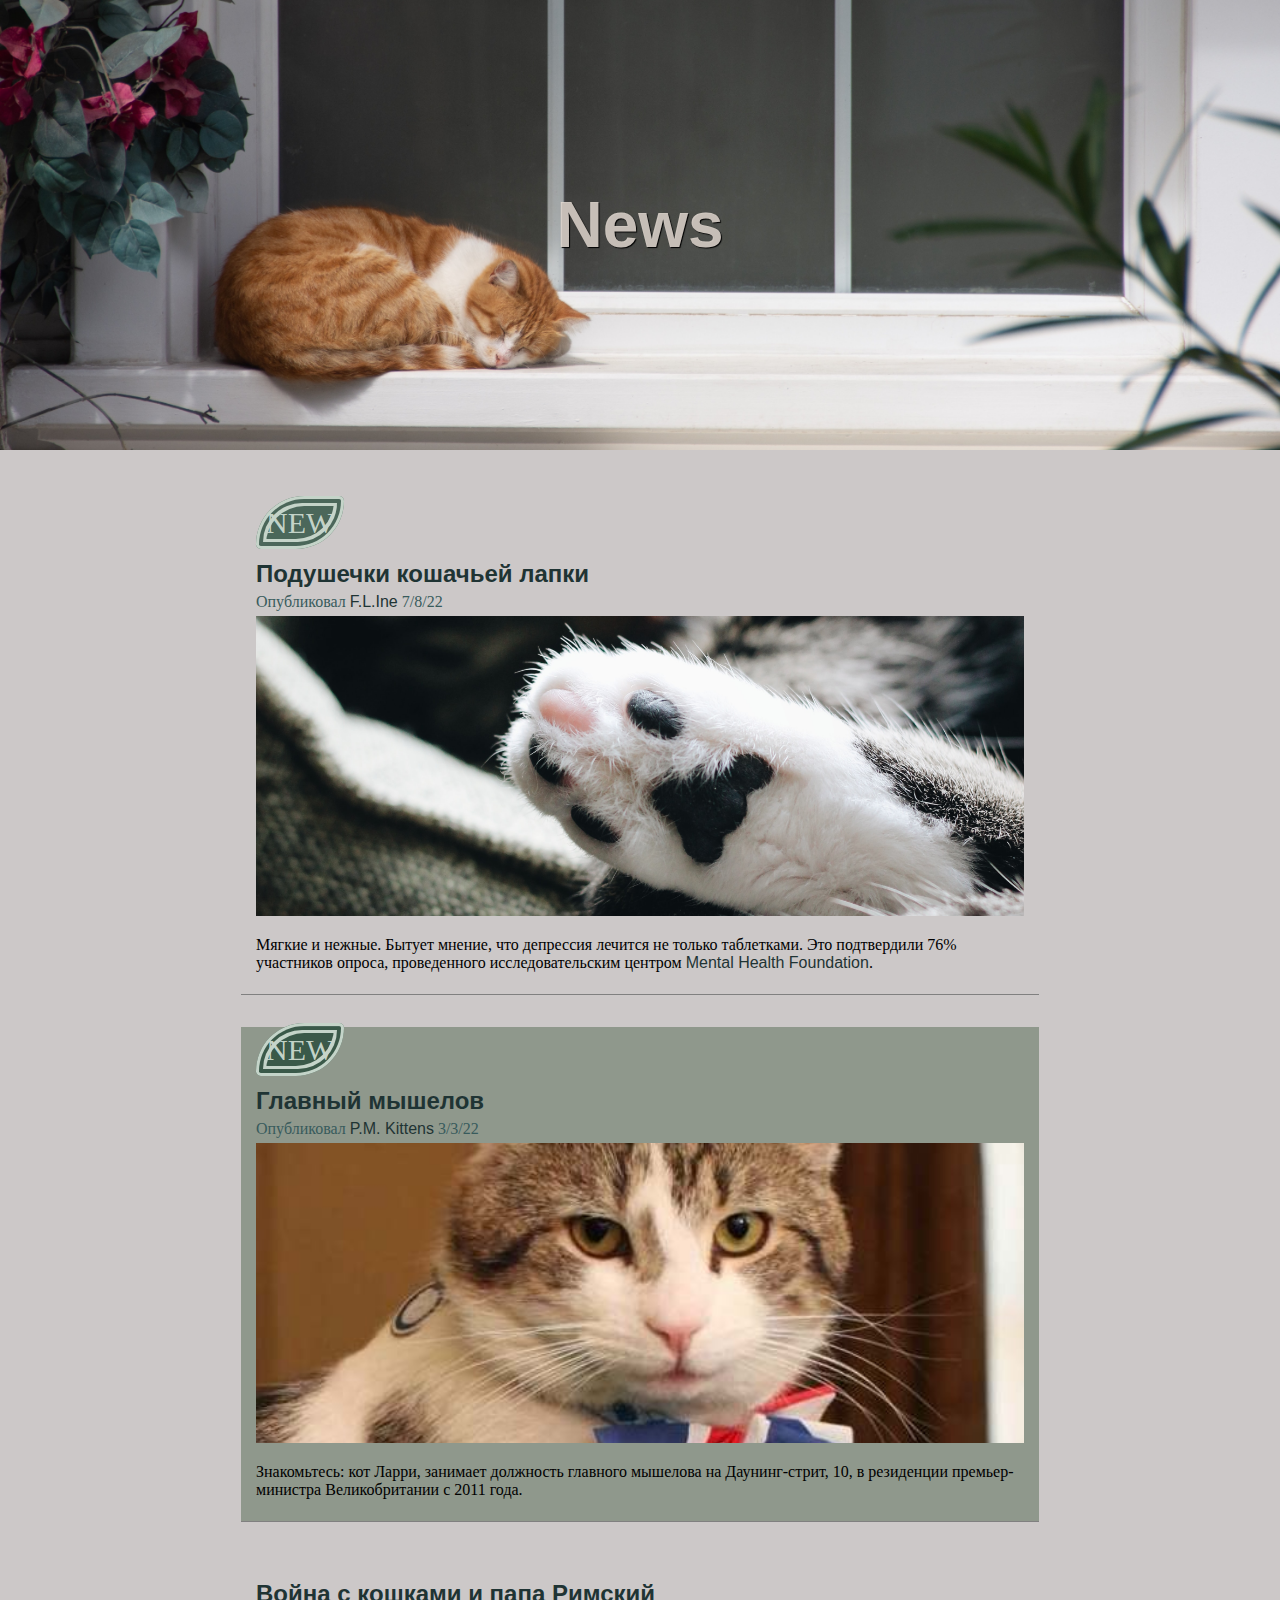
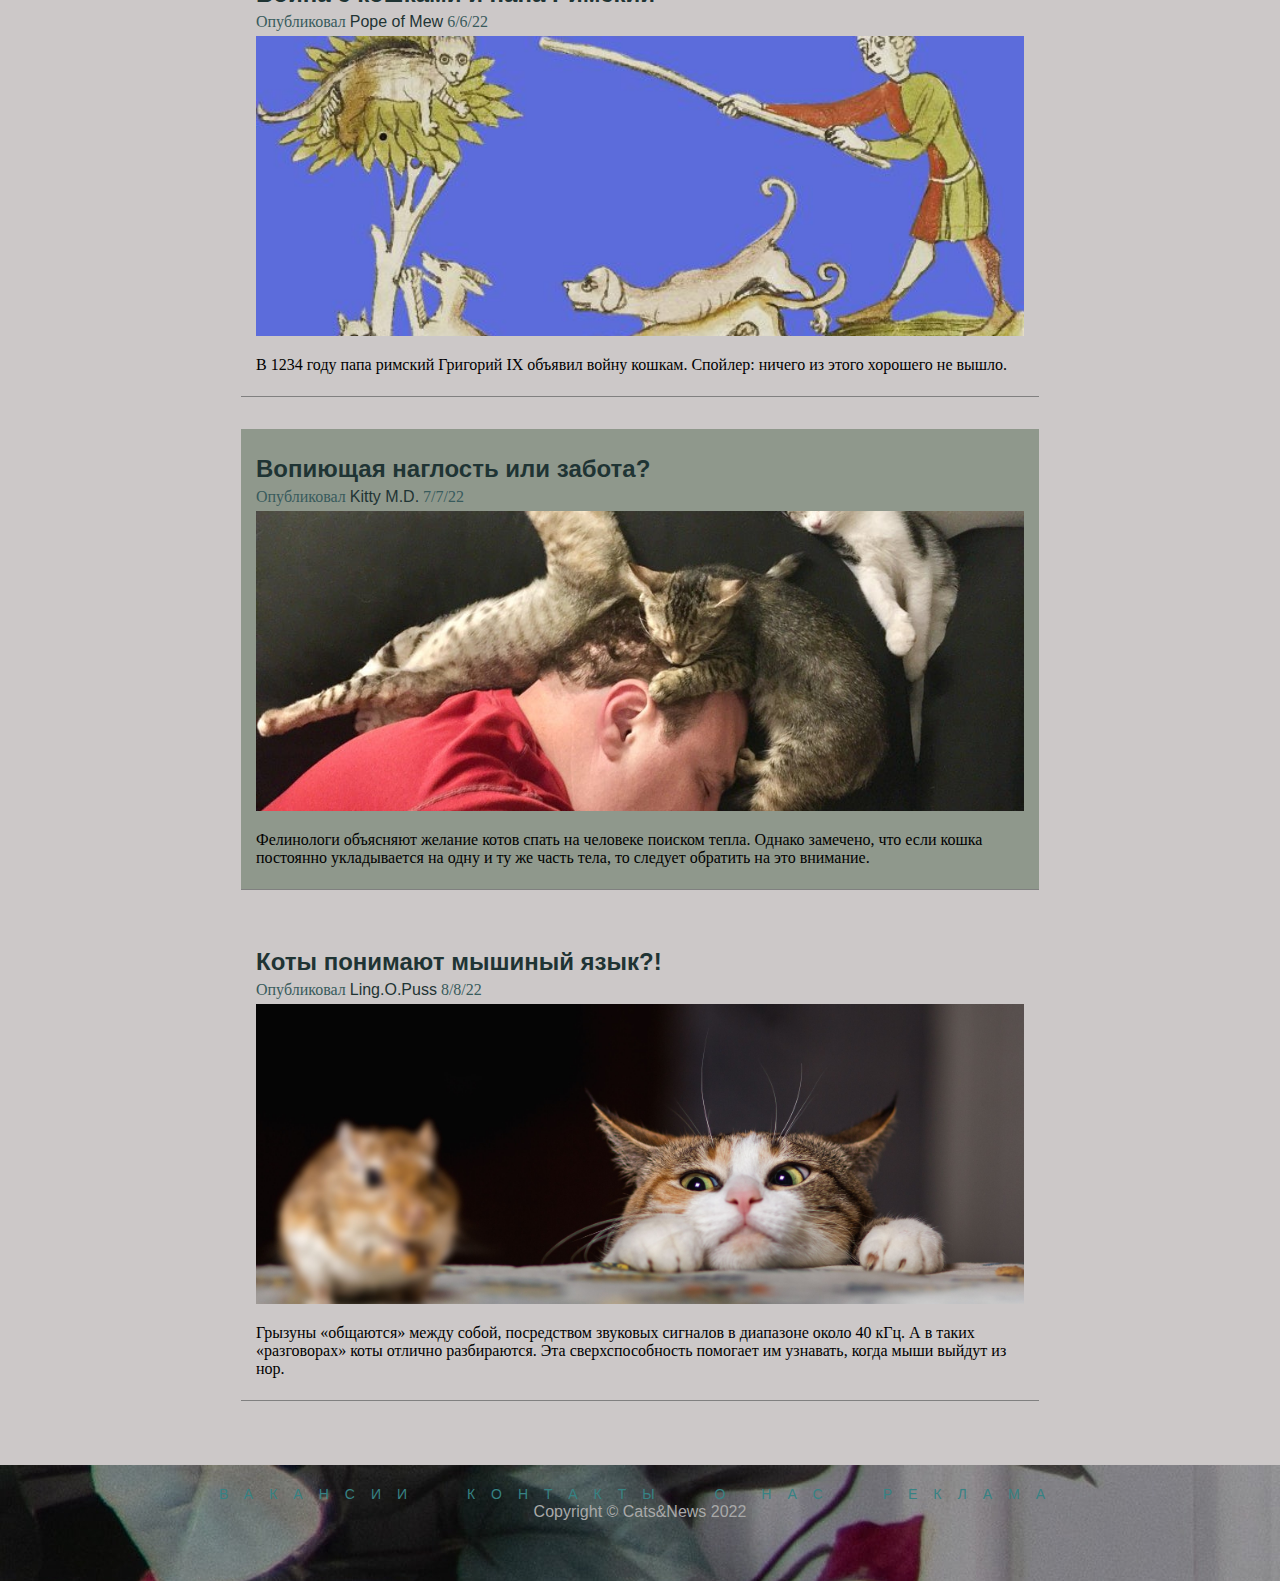
<file: index.html>
<!DOCTYPE html>
<html lang="ru">
    <head>
        <meta charset="utf-8"/>
        <title>
            Cats&News
        </title>
        <link rel="stylesheet" href="site/css/style.css">
    </head>
    <body>
        
        <header>
            <h1>News</h1>
        </header>
        
        <section class="news">
            
            <article class="new">
                <a href="#">
                    <h2> Подушечки кошачьей лапки</h2>
                </a>
                <div class="article-meta">
                    Опубликовал <a href="#">F.L.Ine</a> 7/8/22
                </div>
                <img src="site/images/erik-jan-leusink-gr1UYHBFkD4-unsplash.jpg" alt="Paw"> 
                <p> Мягкие и нежные. Бытует мнение, что депрессия лечится не только таблетками. Это подтвердили 
                    76% участников опроса, проведенного исследовательским центром <a href="https://www.mentalhealth.org.uk/explore-mental-health/a-z-topics/pets-and-mental-health">Mental Health Foundation</a>.</p>

                    
            </article>
            
            <article class="new">
                <a href="#">
                    <h2> Главный мышелов</h2>
                </a>
                <div class="article-meta">
                    Опубликовал <a href="#">P.M. Kittens</a> 3/3/22
                </div>
                <img src="site/images/Larry_Chief_Mouser_(cropped).jpeg" alt="Chief Mouser"> 
                <p>Знакомьтесь: кот Ларри, занимает должность главного мышелова на Даунинг-стрит, 10, 
                    в резиденции премьер-министра Великобритании с 2011 года. </p>

                    
            </article>
            <article>
                <a href="#">
                    <h2> Война с кошками и папа Римский</h2>
                </a>
                <div class="article-meta">
                    Опубликовал <a href="#">Pope of Mew</a> 6/6/22
                </div>
                <img src="site/images/cat-2_1614774535-640x320.jpeg" alt="Battle"> 
                <p> В 1234 году папа римский Григорий IX объявил войну кошкам. Спойлер: ничего из этого хорошего не вышло.</p>

                    
            </article>
            <article>
                <a href="#">
                    <h2> Вопиющая наглость или забота?</h2>
                </a>
                <div class="article-meta">
                    Опубликовал <a href="#">Kitty M.D.</a> 7/7/22
                </div>
                <img src="site/images/1588839268_2ba35e460d07b8d1fca85b2d0cf190f6.jpeg" alt="Sleeping on a human"> 
                <p> Фелинологи объясняют желание котов спать на человеке поиском тепла. Однако замечено, 
                    что если кошка постоянно укладывается на одну и ту же часть тела, то следует обратить на это внимание.
                </p>

                    
            </article>
            <article>
                <a href="#">
                    <h2> Коты понимают мышиный язык?!</h2>
                </a>
                <div class="article-meta">
                    Опубликовал <a href="#">Ling.O.Puss</a> 8/8/22
                </div>
                <img src="site/images/cat-playing-with-little-gerbil-mouse-on-thetable-507209918-5aa963921f4e1300371a3099.jpeg" alt="Mouse Language"> 
                <p> Грызуны «общаются» между собой, посредством звуковых сигналов в диапазоне около 40 кГц. А в таких «разговорах» коты отлично разбираются. 
                    Эта сверхспособность помогает им узнавать, когда мыши выйдут из нор. </p>

                    
            </article>
        </section>
       
        <footer>
            <div class="links">
                <a href="#">Вакансии</a>
                <a href="#">Контакты</a>
                <a href="#">О нас</a>
                <a href="#">Реклама</a>
            </div>

            <div class="copyright"> Copyright © Cats&News 2022</div>
        </footer>
    </body>


</html>
</file>
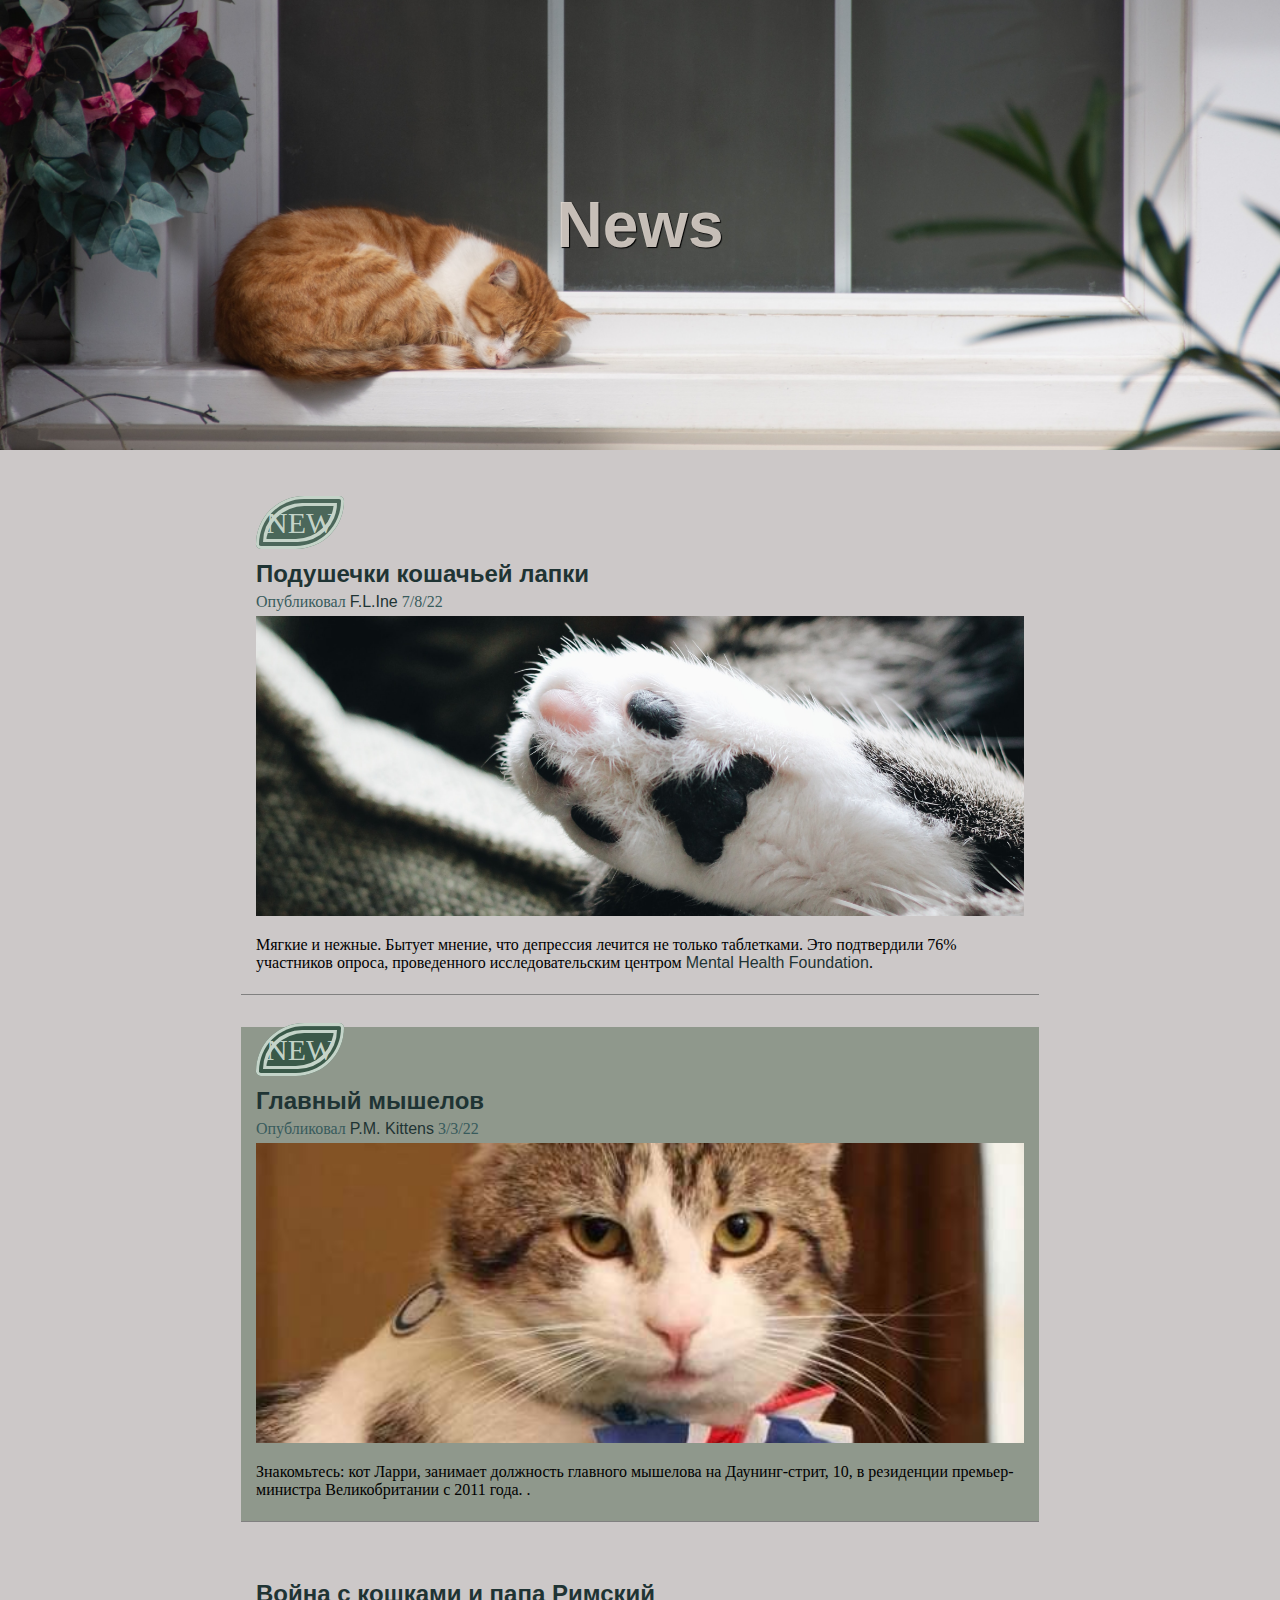
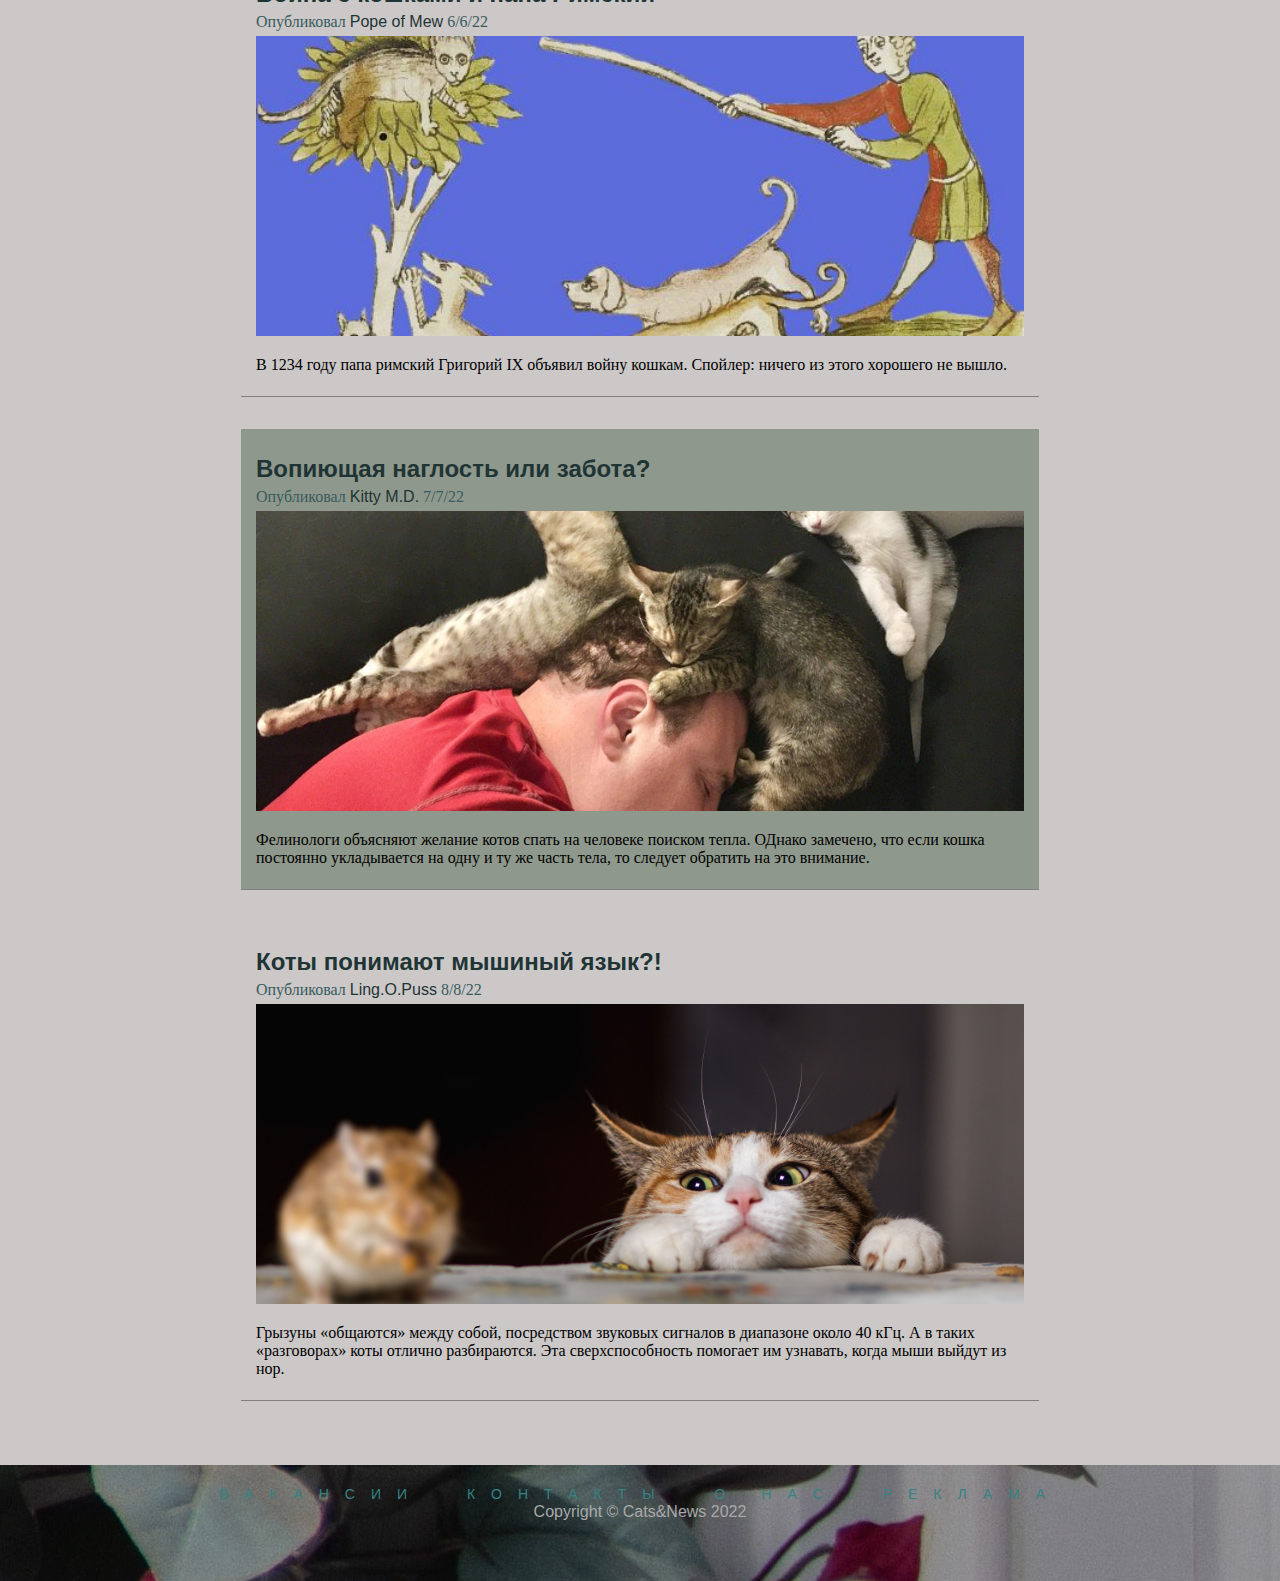
<file: site/index.html>
<!DOCTYPE html>
<html lang="ru">
    <head>
        <title>
            Cats&News
        </title>
        <link rel="stylesheet" href="./css/style.css">
    </head>
    <body>
        
        <header>
            <h1>News</h1>
        </header>
        
        <section class="news">
            
            <article class="new">
                <a href="#">
                    <h2> Подушечки кошачьей лапки</h2>
                </a>
                <div class="article-meta">
                    Опубликовал <a href="#">F.L.Ine</a> 7/8/22
                </div>
                <img src="./images/erik-jan-leusink-gr1UYHBFkD4-unsplash.jpg" alt="Paw"> 
                <p> Мягкие и нежные. Бытует мнение, что депрессия лечится не только таблетками. Это подтвердили 
                    76% участников опроса, проведенного исследовательским центром <a href="https://www.mentalhealth.org.uk/explore-mental-health/a-z-topics/pets-and-mental-health">Mental Health Foundation</a>.</p>

                    
            </article>
            
            <article class="new">
                <a href="#">
                    <h2> Главный мышелов</h2>
                </a>
                <div class="article-meta">
                    Опубликовал <a href="#">P.M. Kittens</a> 3/3/22
                </div>
                <img src="./images/Larry_Chief_Mouser_(cropped).jpeg" alt="Chief Mouser"> 
                <p>Знакомьтесь: кот Ларри, занимает должность главного мышелова на Даунинг-стрит, 10, 
                    в резиденции премьер-министра Великобритании с 2011 года. </a>.</p>

                    
            </article>
            <article>
                <a href="#">
                    <h2> Война с кошками и папа Римский</h2>
                </a>
                <div class="article-meta">
                    Опубликовал <a href="#">Pope of Mew</a> 6/6/22
                </div>
                <img src="./images/cat-2_1614774535-640x320.jpeg"> 
                <p> В 1234 году папа римский Григорий IX объявил войну кошкам. Спойлер: ничего из этого хорошего не вышло.</p>

                    
            </article>
            <article>
                <a href="#">
                    <h2> Вопиющая наглость или забота?</h2>
                </a>
                <div class="article-meta">
                    Опубликовал <a href="#">Kitty M.D.</a> 7/7/22
                </div>
                <img src="./images/1588839268_2ba35e460d07b8d1fca85b2d0cf190f6.jpeg"> 
                <p> Фелинологи объясняют желание котов спать на человеке поиском тепла. ОДнако замечено, 
                    что если кошка постоянно укладывается на одну и ту же часть тела, то следует обратить на это внимание.
                </p>

                    
            </article>
            <article>
                <a href="#">
                    <h2> Коты понимают мышиный язык?!</h2>
                </a>
                <div class="article-meta">
                    Опубликовал <a href="#">Ling.O.Puss</a> 8/8/22
                </div>
                <img src="./images/cat-playing-with-little-gerbil-mouse-on-thetable-507209918-5aa963921f4e1300371a3099.jpeg"> 
                <p> Грызуны «общаются» между собой, посредством звуковых сигналов в диапазоне около 40 кГц. А в таких «разговорах» коты отлично разбираются. 
                    Эта сверхспособность помогает им узнавать, когда мыши выйдут из нор. </p>

                    
            </article>
        </section>
       
        <footer>
            <div class="links">
                <a href="#">Вакансии</a>
                <a href="#">Контакты</a>
                <a href="#">О нас</a>
                <a href="#">Реклама</a>
            </div>

            <div class="copyright"> Copyright © Cats&News 2022</div>
        </footer>
    </body>


</html>
</file>
<file: site/css/style.css>
body {
    margin: 0;
    padding: 0;
    
}
header {
    display: flex;
    align-items: center;
    justify-content: center;
    height: 450px;
    background: url(../images/evgen-bryl-5WPEDMgmQiw-unsplash.jpg) ;
    background-size: cover ;
    
}
h1 {
    color: rgba(228, 219, 211, 0.866);
    font-size: 4rem;
    font-family:Impact, Haettenschweiler, 'Arial Narrow Bold', sans-serif;
    text-shadow: 1px 1px 1px #000;
}

.news {
    /* background: url(../images/susan-wilkinson-KCoCB27h15Y-unsplash.jpg); */
    /* background-size: contain; */
    background: rgba(198, 194, 194, 0.899);

    padding: 50px 0 32px;
}
article {
    width: 768px;
    margin: 0 auto 32px;
    padding: 6px 15px;
    border-bottom: 1px solid rgb(128, 128, 128);
}
article:nth-child(even) {
    background: rgba(14, 49, 14, 0.317);

}
.new:before {
    content: 'NEW';
    color: rgba(199, 214, 203, 0.99);
    background-color: rgba(24, 64, 46, 0.714);
    font-size: 30px;
    font-family:Cambria, Cochin, Georgia, Times, 'Times New Roman', serif;
   
    border-radius: 50px 5px 50px;
    border-style:double;
    border-width: 10px;
   

}


article a {
    color: rgb(31, 52, 52);
    text-decoration:none;
    font-family:'Franklin Gothic Medium', 'Arial Narrow', Arial, sans-serif;
}
artcle a:hover {
    color: indianred;
}

article h2 {
    font-family:'Trebuchet MS', 'Lucida Sans Unicode', 'Lucida Grande', 'Lucida Sans', Arial, sans-serif;
    margin-bottom: 5px;

}

.article-meta {
    color: rgb(56, 91, 92);
    margin-bottom: 5px;
}

article img {
    width: 100%;
    height: 300px;
    object-fit:cover;
    
}
a:hover {
    cursor: url(../images/premium-icon-cat-4275962\ \(1\).png), pointer;
}
footer {
    padding-top: 20px;
    padding-bottom: 60px;
    

    text-align: center;
    background: url(../images/evgen-bryl-5WPEDMgmQiw-unsplash.jpg);
}
footer.links {
    margin-bottom: 50px;
}



footer .links > a {
    color: rgb(54, 130, 132);
    padding: 0 20px;
    font-size: 14px;
    font-weight: 400;
    letter-spacing: 1rem;
    text-decoration: none;
    text-transform: uppercase;
    font-family:Impact, Haettenschweiler, 'Arial Narrow Bold', sans-serif;
    

}
footer a:hover{
    background: rgb(13, 59, 37);
}
.copyright {
    color: darkgrey;
    font-family: 'Segoe UI', Tahoma, Geneva, Verdana, sans-serif;
}
</file>
